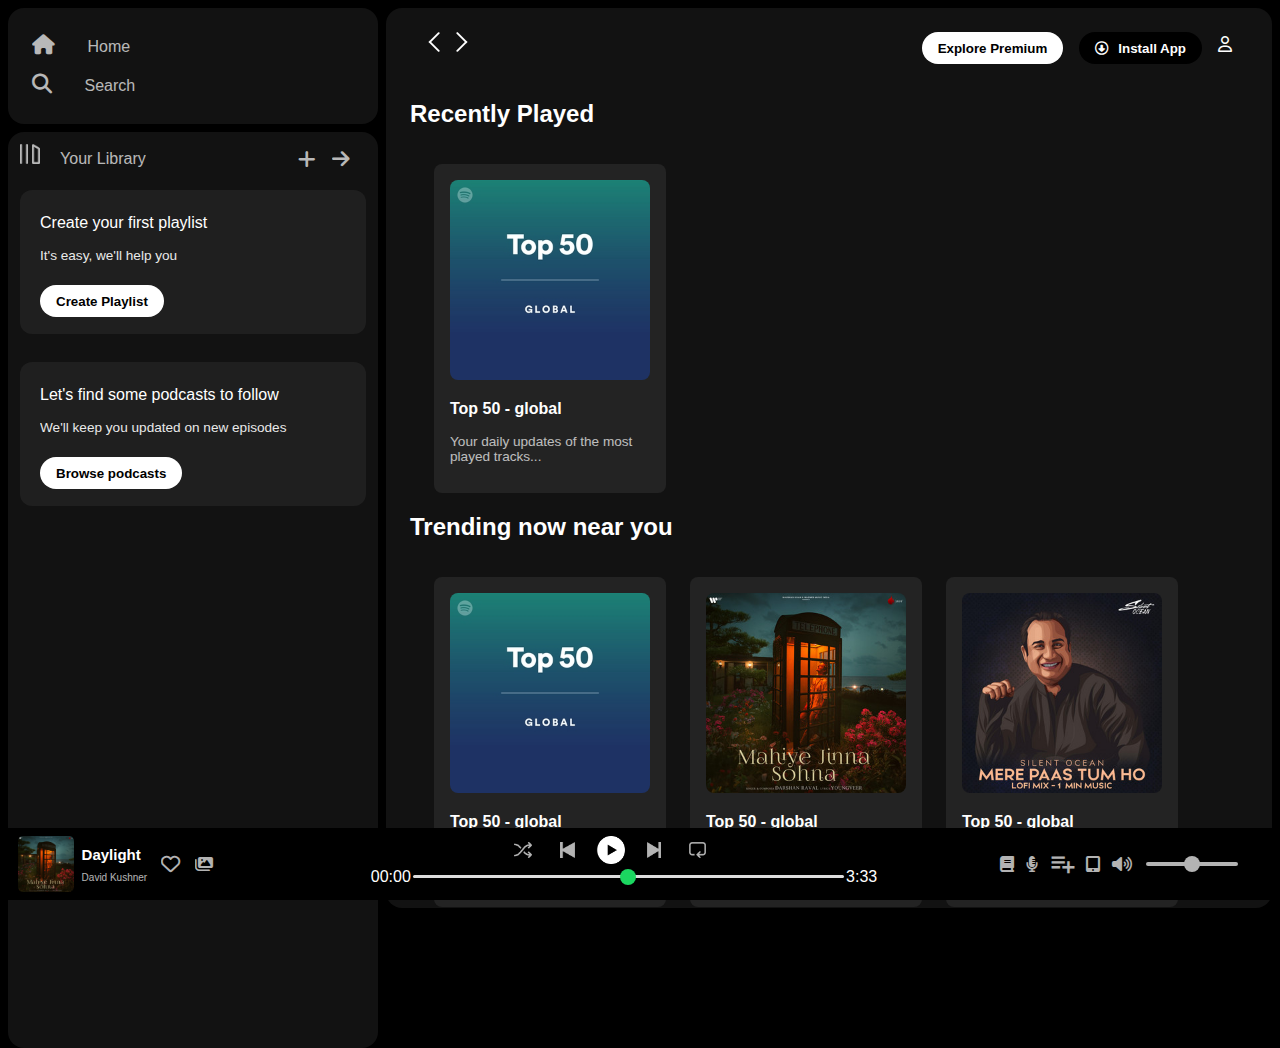
<file: Major_Project/Spotify Clone/index.html>
<!DOCTYPE html>
<html lang="en">

<head>
    <meta charset="UTF-8">
    <meta name="viewport" content="width=device-width, initial-scale=1.0">
    <link rel="stylesheet" href="https://cdnjs.cloudflare.com/ajax/libs/font-awesome/6.7.2/css/all.min.css"
        integrity="sha512-Evv84Mr4kqVGRNSgIGL/F/aIDqQb7xQ2vcrdIwxfjThSH8CSR7PBEakCr51Ck+w+/U6swU2Im1vVX0SVk9ABhg=="
        crossorigin="anonymous" referrerpolicy="no-referrer" />
    <link rel="icon" href="requirements/logo.png">
    <link rel="preconnect" href="https://fonts.googleapis.com">
    <link rel="preconnect" href="https://fonts.gstatic.com" crossorigin>
    <link rel="stylesheet"
        href="https://fonts.googleapis.com/css2?family=Material+Symbols+Outlined:opsz,wght,FILL,GRAD@24,400,0,0&icon_names=pip" />
    <link rel="stylesheet"
        href="https://fonts.googleapis.com/css2?family=Material+Symbols+Outlined:opsz,wght,FILL,GRAD@24,400,0,0&icon_names=books_movies_and_music" />
    <link rel="stylesheet"
        href="https://fonts.googleapis.com/css2?family=Material+Symbols+Outlined:opsz,wght,FILL,GRAD@24,400,0,0&icon_names=playlist_add" />
    <link rel="stylesheet" href="style.css">
    <title>Spotify - Web Player: Music for everyone</title>
</head>

<body>
    <div class="main">
        <div class="sidebar">
            <div class="nav">
                <div class="nav-option">
                    <i class="fa-solid fa-house"></i>
                    <a href="#">Home</a>
                </div>
                <div class="nav-option">
                    <i class="fa-solid fa-magnifying-glass"></i>
                    <a href="#">Search</a>
                </div>
            </div>
            <div class="library">
                <div class="options">
                    <div class="lib-option nav-option">
                        <img src="requirements/library_icon.png" alt="lib">
                        <a href="#">Your Library</a>
                    </div>
                    <div class="icons">
                        <i class="fa-solid fa-plus"></i>
                        <i class="fa-solid fa-arrow-right"></i>
                    </div>
                </div>
                <div class="lib-box">
                    <div class="box">
                        <p class="box-p1">Create your first playlist</p>
                        <p class="box-p2">It's easy, we'll help you</p>
                        <button class="badge">Create Playlist</button>
                    </div>
                    <div class="box">
                        <p class="box-p1">Let's find some podcasts to follow</p>
                        <p class="box-p2">We'll keep you updated on new episodes</p>
                        <button class="badge">Browse podcasts</button>
                    </div>
                </div>
            </div>
        </div>
        <div class="main-content">
            <div class="sticky-nav">
                <div class="sticky-nav-icons">
                    <img src="requirements/backward_icon.png" alt="back">
                    <img src="requirements/forward_icon.png" alt="forward" class="hide">
                </div>
                <div class="sticky-nav-options">
                    <button class="badge nav-item hide">Explore Premium</button>
                    <button class="badge nav-item app-install"> <i class="fa-regular fa-circle-down"
                            style="margin-right: 0.4rem;"></i> Install App</button>
                    <i class="fa-regular fa-user nav-item"></i>
                </div>
            </div>

            <h2>Recently Played</h2>
            <div class="cards-container">
                <div class="card">
                    <img src="requirements/card1img.jpeg" alt="card" class="card-img">
                    <p class="card-title">Top 50 - global</p>
                    <p class="card-info">Your daily updates of the most played tracks...</p>
                </div>
            </div>

            <h2>Trending now near you</h2>
            <div class="cards-container">
                <div class="card">
                    <img src="requirements/card1img.jpeg" alt="card" class="card-img">
                    <p class="card-title">Top 50 - global</p>
                    <p class="card-info">Your daily updates of the most played tracks...</p>
                </div>
                <div class="card">
                    <img src="requirements/card2img.jpeg" alt="card" class="card-img">
                    <p class="card-title">Top 50 - global</p>
                    <p class="card-info">Your daily updates of the most played tracks...</p>
                </div>
                <div class="card">
                    <img src="requirements/card3img.jpeg" alt="card" class="card-img">
                    <p class="card-title">Top 50 - global</p>
                    <p class="card-info">Your daily updates of the most played tracks...</p>
                </div>
                <div class="card">
                    <img src="requirements/card2img.jpeg" alt="card" class="card-img">
                    <p class="card-title">Top 50 - global</p>
                    <p class="card-info">Your daily updates of the most played tracks...</p>
                </div>
                <div class="card">
                    <img src="requirements/card3img.jpeg" alt="card" class="card-img">
                    <p class="card-title">Top 50 - global</p>
                    <p class="card-info">Your daily updates of the most played tracks...</p>
                </div>
            </div>

            <h2>Featured Charts</h2>
            <div class="cards-container">
                <div class="card">
                    <img src="requirements/card5img.jpeg" alt="card" class="card-img">
                    <p class="card-title">Top 50 - global</p>
                    <p class="card-info">Your daily updates of the most played tracks...</p>
                </div>
                <div class="card">
                    <img src="requirements/card6img.jpeg" alt="card" class="card-img">
                    <p class="card-title">Top 50 - global</p>
                    <p class="card-info">Your daily updates of the most played tracks...</p>
                </div>
                <div class="card">
                    <img src="requirements/card1img.jpeg" alt="card" class="card-img">
                    <p class="card-title">Top 50 - global</p>
                    <p class="card-info">Your daily updates of the most played tracks...</p>
                </div>
            </div>

            <div class="footer">
                <div class="line">

                </div>
            </div>
        </div>
        <div class="music-player">
            <div class="album">
                <img src="requirements/card2img.jpeg" alt="" class="album-img">
                <div class="music-player-info">
                    <div class="music-player-info-name">
                        <p>Daylight</p>
                    </div>
                    <div class="music-player-info-author">
                        <p>David Kushner</p>
                    </div>
                </div>
                <i class="fa-regular fa-heart player-optns" style="transform: scale(1.2);"></i>
                <i class="fa-solid fa-images player-optns"></i>
            </div>
            <div class="player">
                <div class="player-controls">
                    <img src="requirements/player_icon1.png" alt="" class="player-control-icon">
                    <img src="requirements/player_icon2.png" alt="" class="player-control-icon">
                    <img src="requirements/player_icon3.png" alt="" class="player-control-icon"
                        style="transform: scale(1.75); opacity: 1;">
                    <img src="requirements/player_icon4.png" alt="" class="player-control-icon">
                    <img src="requirements/player_icon5.png" alt="" class="player-control-icon">
                </div>
                <div class="playback-bar">
                    <span class="curr-time">00:00</span>
                    <input type="range" class="progress-bar">
                    <span class="tot-time">3:33</span>

                </div>
            </div>
            <div class="controls">
                <i class="fa-solid fa-book"></i>
                <i class="fa-solid fa-microphone-lines"></i>
                <span class="material-symbols-outlined">
                    playlist_add
                </span>
                <i class="fa-solid fa-tablet-screen-button"></i>
                <i class="fa-solid fa-volume-high"></i>
                <input type="range" class="controls-range" style="opacity: 1 !important;">
            </div>
        </div>
    </div>


    <script src="https://cdn.jsdelivr.net/npm/bootstrap@5.3.7/dist/js/bootstrap.bundle.min.js"></script>
</body>

</html>
</file>
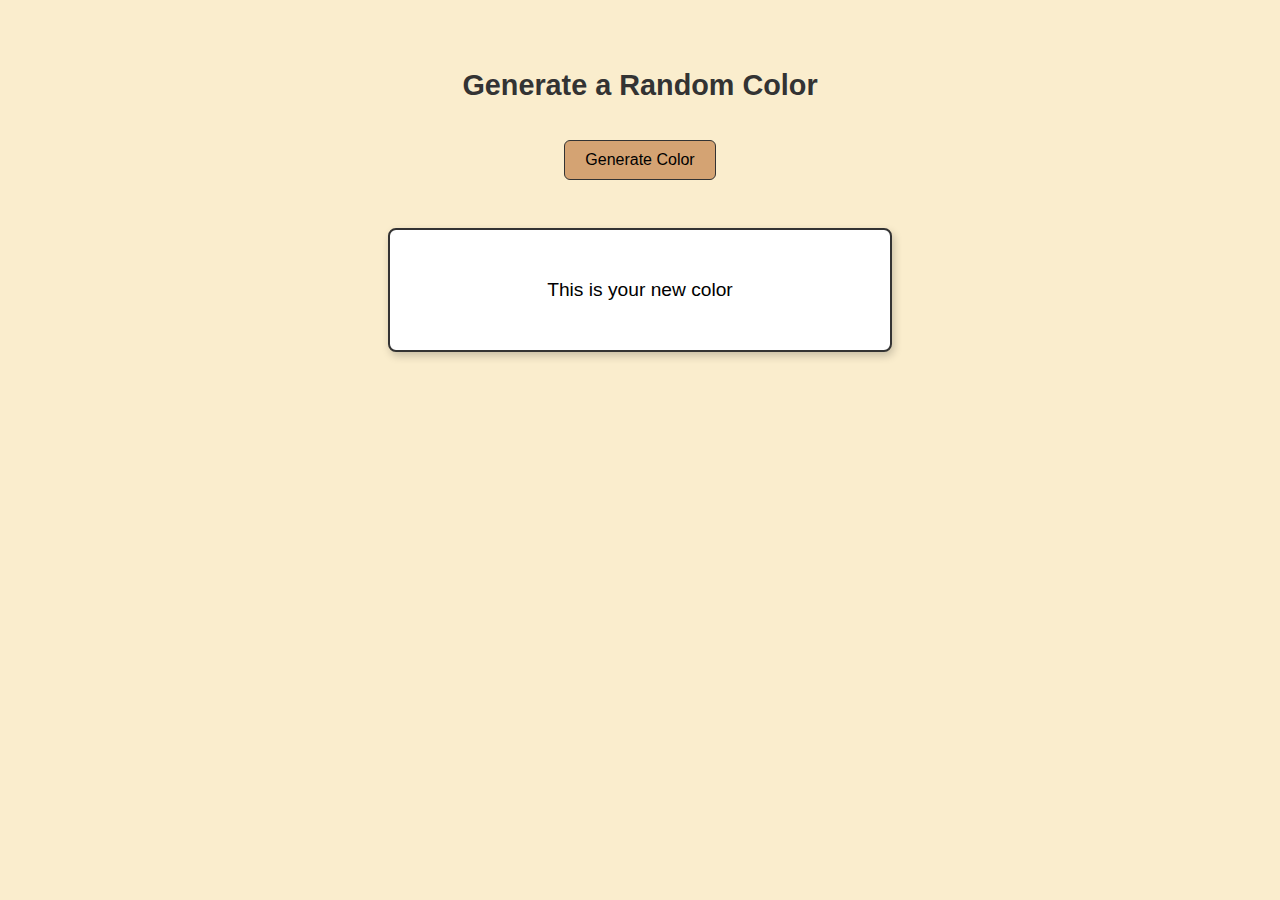
<file: Mini_Project/002_Random_Color_Generator/index.html>
<!DOCTYPE html>
<html lang="en">
<head>
    <meta charset="UTF-8">
    <meta name="viewport" content="width=device-width, initial-scale=1.0">
    <link rel="stylesheet" href="style.css">
    <title>Random Color Generator</title>
</head>
<body>
    <h3>Generate a Random Color</h3>
    <br>
    <button>Generate Color</button>
    <br>
    <br>
    <div id="colorShow">This is your new color</div>
    <br>

    <script src="app.js"></script>
</body>
</html>
</file>
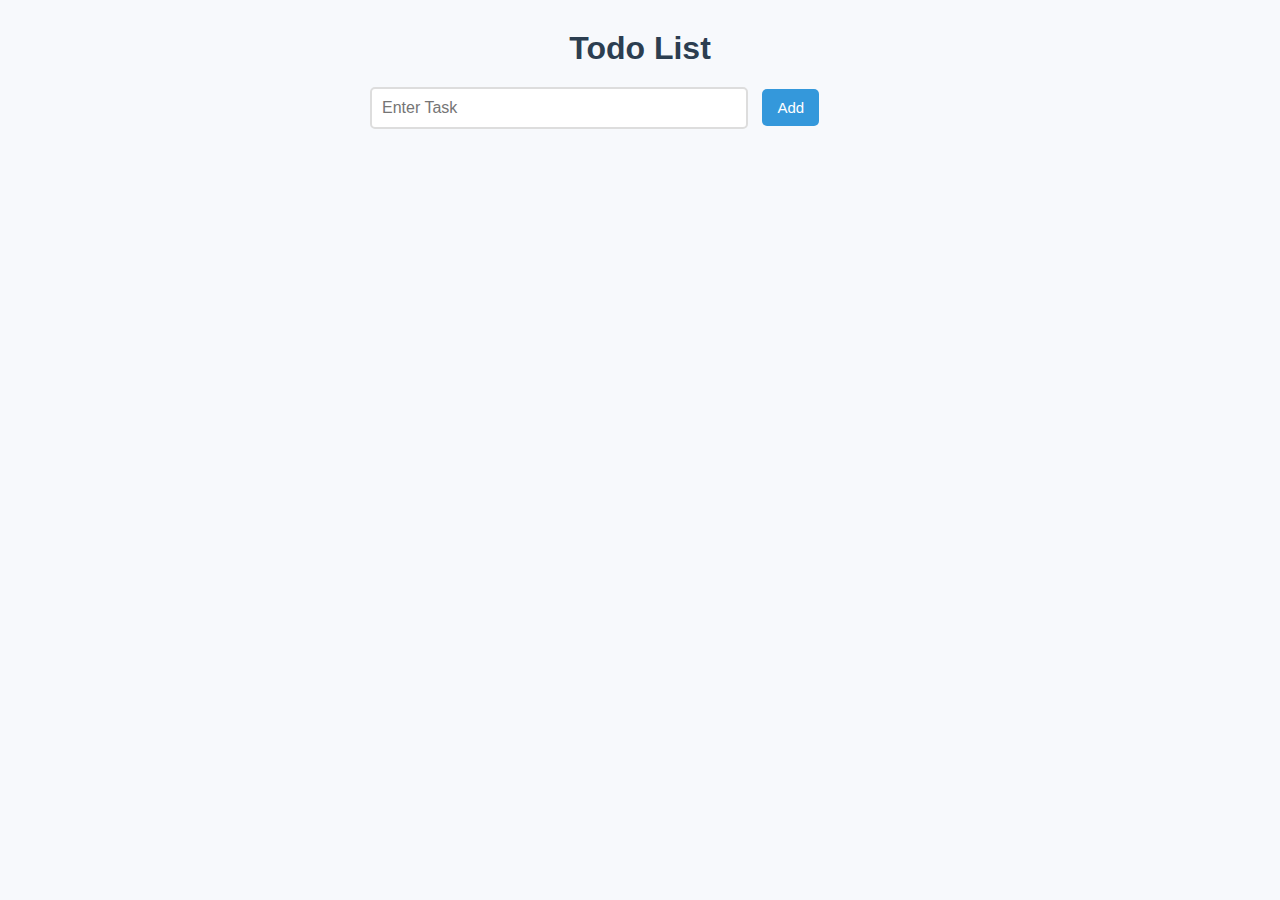
<file: Mini_Project/003_Todo_List/index.html>
<!DOCTYPE html>
<html lang="en">
<head>
    <meta charset="UTF-8">
    <meta name="viewport" content="width=device-width, initial-scale=1.0">
    <link rel="stylesheet" href="style.css">
    <title>Todo List</title>
</head>
<body>
    <h1>Todo List</h1>
    <input type="text" placeholder="Enter Task">
    <button>Add</button>

    <ul>

    </ul>

    <script src="app.js"></script>
</body>
</html>
</file>
<file: Major_Project/Spotify Clone/style.css>
body {
    font-family: "Montserrat", sans-serif;
    margin: 0;
    background-color: black;
    color: white;
    overflow: hidden;
}

.main {
    display: flex;
    height: 100vh;
    padding: 0.5rem;
}

.sidebar {
    background-color: #000;
    width: 370px;
    border-radius: 1rem;
    margin-right: 0.5rem;
    /* 1 rem = 16px*/
}

.main-content {
    background-color: #121212;
    flex: 1;
    border-radius: 1rem;
    /* 1 rem = 16px*/
    overflow: auto;
    padding: 0 1.5rem 0 1.5rem;
}

.music-player {
    background-color: black;
    position: fixed;
    bottom: 0;
    width: 100%;
    height: 72px;
}

a {
    text-decoration: none;
    color: white;
}

.nav {
    background-color: #121212;
    border-radius: 1rem;
    display: flex;
    flex-direction: column;
    justify-content: center;
    height: 6.25rem;
    padding: 0.5rem 0.75rem;
}

.nav-option {
    line-height: 2.4rem;
    opacity: 0.7;
}

.nav-option:hover {
    opacity: 1;
}


.nav-option i {
    font-size: 1.25rem;
    padding: 0.5rem 0.75rem;
}

.nav-option a {
    font-size: 1rem;
    margin-left: 1rem;
}

.library {
    background-color: #121212;
    border-radius: 1rem;
    height: 100%;
    margin-top: 0.5rem;
    padding: 0.5rem 0.75rem;
}

.options {
    display: flex;
    justify-content: space-between;
    align-items: center;
}

.lib-option img {
    height: 1.25rem;
}

.icons {
    font-size: 1.25rem;
    display: flex;
}

.icons i {
    opacity: 0.7;
    margin-right: 1rem;
}

.icons i:hover {
    opacity: 1;
}

.box {
    height: 8rem;
    background-color: #1f1f1f;
    border-radius: 0.75rem;
    margin: 0.75rem 0rem 1.75rem 0;
    padding: 0.5rem 1.25rem;
}

.box-p1 {
    font-size: 1rem;
    font-weight: 500;
}

.box-p2 {
    font-size: 0.85rem;
    opacity: 0.9;
}

.badge {
    background-color: white;
    color: black;
    border: none;
    border-radius: 100px;
    padding: 0.25rem 1rem;
    font-weight: 700;
    margin-top: 0.5rem;
    height: 2rem;
    width: fit-content;
}

.sticky-nav {
    position: sticky;
    top: 0;
    background-color: #121212;
    display: flex;
    justify-content: space-between;
    align-items: center;
    padding: 1rem 0rem 1rem 0rem;
    z-index: 15;
}

.sticky-nav-icons {
    margin-left: 0.75rem;
}

.sticky-nav-options {
    display: flex;
    justify-content: center;
    align-items: center;
}

.sticky-nav-options .nav-item {
    margin-right: 1rem;
}

.app-install {
    background-color: black;
    color: white;
}

@media (max-width:1000px) {
    .hide {
        display: none;
    }
}

.card {
    background-color: #232323;
    width: 12.5rem;
    border-radius: 0.5rem;
    padding: 1rem;
    margin-left: 1.5rem;
    margin-top: 1rem;
}

.cards-container {
    display: flex;
    flex-wrap: wrap;
}

.card-img {
    width: 100%;
    border-radius: 0.5rem;
}

.card-title {
    font-weight: 600;
}

.card-info {
    font-size: 0.85rem;
    opacity: 0.7;
}

.footer {
    height: 25rem;
    display: flex;
    align-items: center;
    justify-content: center;
}

.line {
    width: 90%;
    height: 50%;
    border-top: 1px solid white;
    opacity: 0.4;
}

.music-player {
    display: flex;
    justify-content: space-between;
    align-items: center;
}

.album {
    width: 25%;
    /* background-color: orange; */
}

.player {
    width: 50%;
    /* background-color: pink; */
}

.controls {
    width: 25%;
    /* background-color: orange; */
}


.player-controls {
    display: flex;
    justify-content: center;
    align-items: center;
}

.player-control-icon {
    height: 1rem;
    margin-right: 1.75rem;
    opacity: 0.7;
}

.player-control-icon:hover {
    opacity: 1;
}

.playback-bar {
    display: flex;
    justify-content: center;
    align-items: center;
    margin-top: 0.6rem;
}

.progress-bar {
    width: 70%;
    appearance: none;
    background-color: transparent;
    cursor: pointer;
}

.progress-bar::-webkit-slider-runnable-track {
    background-color: #ddd;
    border-radius: 100px;
    height: 0.21rem;
}

.progress-bar::-webkit-slider-thumb {
    appearance: none;
    background-color: #1bd760;
    width: 1rem;
    height: 1rem;
    border-radius: 50%;
    margin-top: -6px;
}

.album-img {
    height: 3.5rem;
    margin-left: 0.6rem;
    border-radius: 0.3rem;
}

.album {
    display: flex;
    align-items: center;
}

.music-player-info {
    margin-left: 0.5rem;
    line-height: 8px;
}

.music-player-info-name {
    font-size: 15px;
    font-weight: 600;
}

.music-player-info-author {
    font-size: 10px;
    opacity: 0.7;
}

.player-optns {
    margin-left: 1rem;
    opacity: 0.7;
}

.controls {
    display: flex;
    justify-content: end;
    align-items: center;
    margin-right: 3rem;
    opacity: 0.7;
}

.controls i {
    margin-right: 0.75rem;
}

.controls span {
    margin-right: 0.75rem;
    transform: scale(1.2);
}

.controls-range {
    -webkit-appearance: none;
    appearance: none;
    width: 30%;
    background: transparent;
    cursor: pointer;
}   

.controls-range::-webkit-slider-runnable-track {
    background: white;
    height: 0.2rem;
    border-radius: 100px;
}

.controls-range::-webkit-slider-thumb {
    -webkit-appearance: none;
    height: 1rem;
    width: 1rem;
    border-radius: 50%;
    background: white;
    margin-top: -6px;
}
</file>
<file: Mini_Project/002_Random_Color_Generator/style.css>
body {
    text-align: center;
    background-color: #faedcd;
    font-family: 'Segoe UI', Tahoma, Geneva, Verdana, sans-serif;
    margin: 0;
    padding: 40px;
}

h3 {
    font-size: 1.8rem;
    margin-bottom: 20px;
    color: #333;
}

#colorShow {
    height: 120px;
    width: 60%;
    max-width: 500px;
    border: 2px solid #333;
    border-radius: 8px;
    margin: 30px auto;
    background-color: white;
    line-height: 120px;
    font-size: 1.2rem;
    transition: background-color 0.5s ease;
    box-shadow: 2px 4px 8px rgba(0, 0, 0, 0.2);
}

button {
    background-color: #d4a373;
    border-radius: 6px;
    border: 1px solid #333;
    padding: 10px 20px;
    font-size: 1rem;
    cursor: pointer;
    transition: background-color 0.3s ease, transform 0.2s ease;
}

button:hover {
    background-color: #bc8b57;
    transform: scale(1.05);
}
</file>
<file: Mini_Project/003_Todo_List/style.css>
* {
    box-sizing: border-box;
    margin: 0;
    padding: 0;
}

body {
    font-family: 'Segoe UI', Tahoma, Geneva, Verdana, sans-serif;
    background-color: #f7f9fc;
    color: #333;
    padding: 30px;
    max-width: 600px;
    margin: auto;
}

h1 {
    text-align: center;
    margin-bottom: 20px;
    color: #2c3e50;
}

input[type="text"] {
    width: 70%;
    padding: 10px;
    font-size: 16px;
    border: 2px solid #ddd;
    border-radius: 5px;
    margin-right: 10px;
    transition: border-color 0.3s ease;
}

input[type="text"]:focus {
    border-color: #3498db;
    outline: none;
}

button {
    padding: 10px 15px;
    font-size: 15px;
    background-color: #3498db;
    color: white;
    border: none;
    border-radius: 5px;
    cursor: pointer;
    transition: background-color 0.3s ease;
}

button:hover {
    background-color: #2980b9;
}

ul {
    list-style-type: none;
    margin-top: 20px;
}

li {
    background-color: #fff;
    padding: 10px 15px;
    margin-top: 10px;
    border: 1px solid #ddd;
    border-radius: 5px;
    display: flex;
    justify-content: space-between;
    align-items: center;
    transition: background-color 0.2s ease;
}

li:hover {
    background-color: #f1f1f1;
}

.delete {
    background-color: #e74c3c;
    font-size: 13px;
    padding: 6px 10px;
}

.delete:hover {
    background-color: #c0392b;
}
</file>
